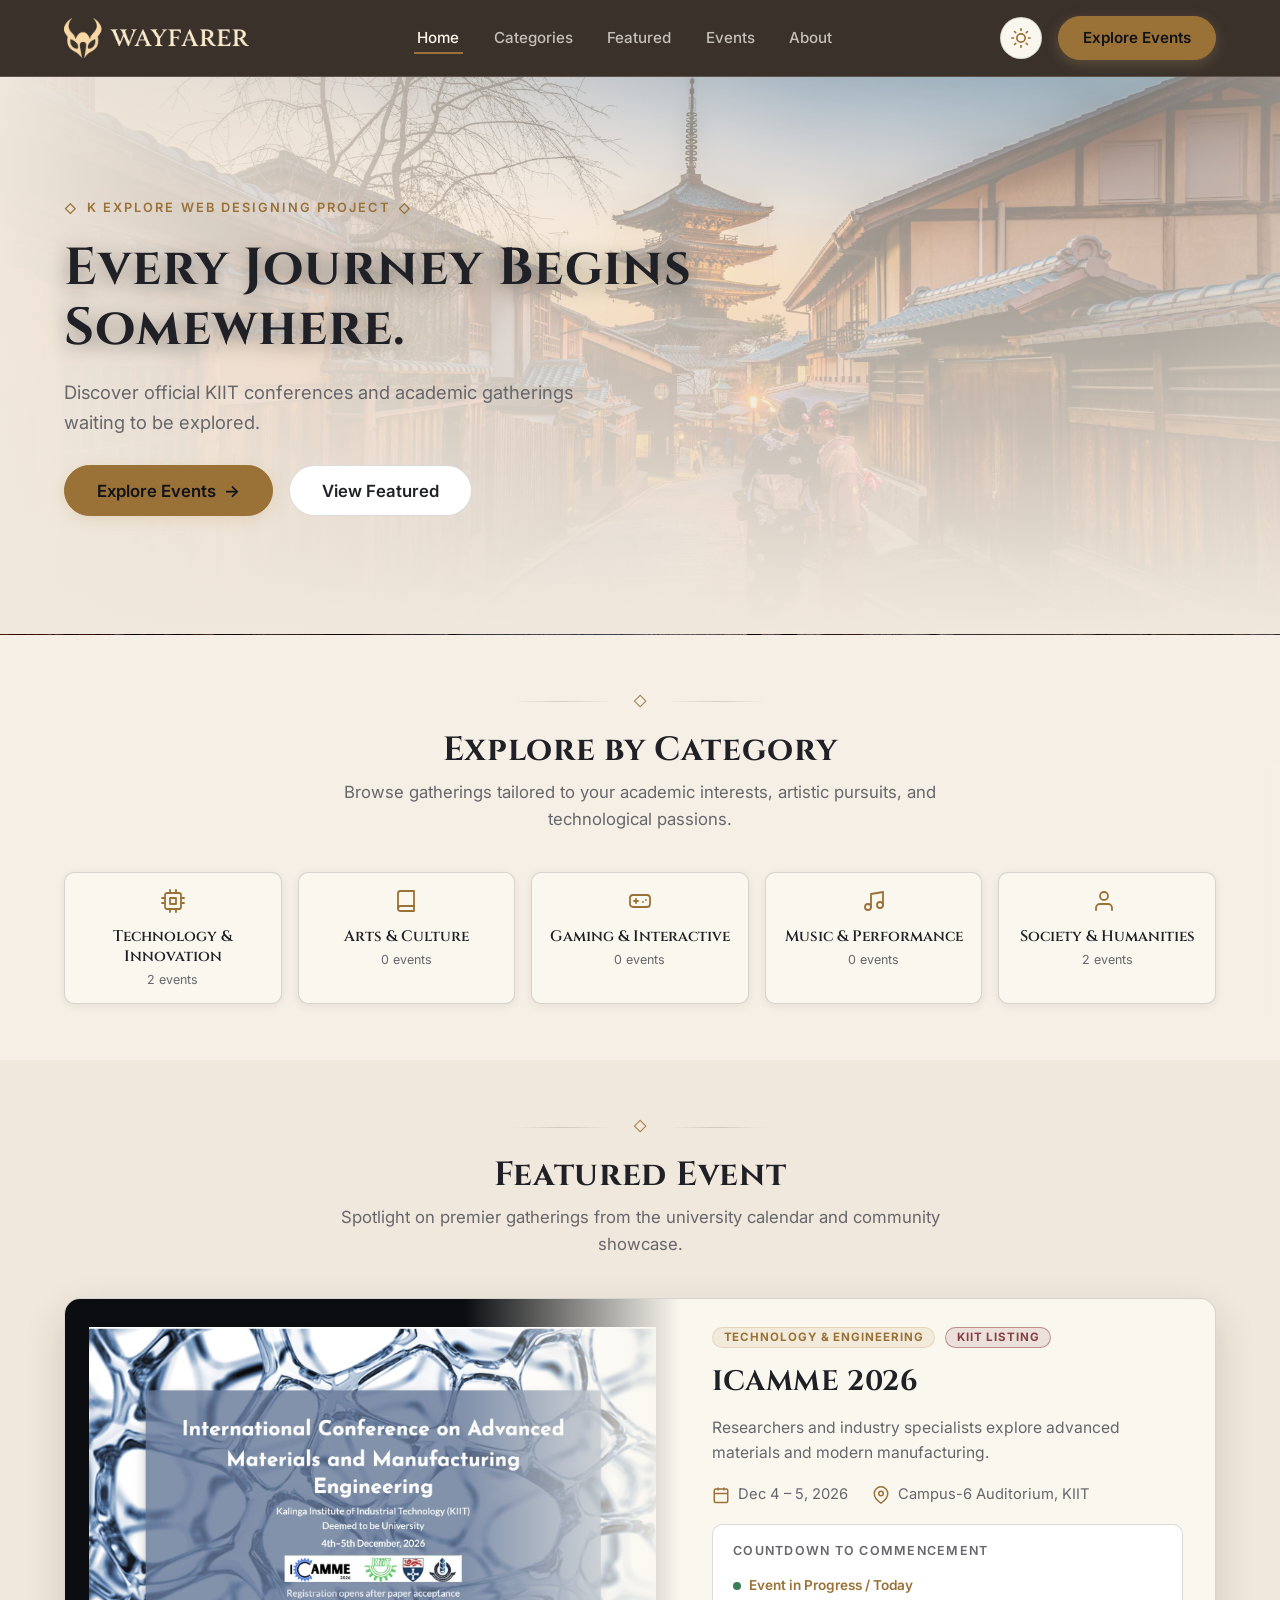
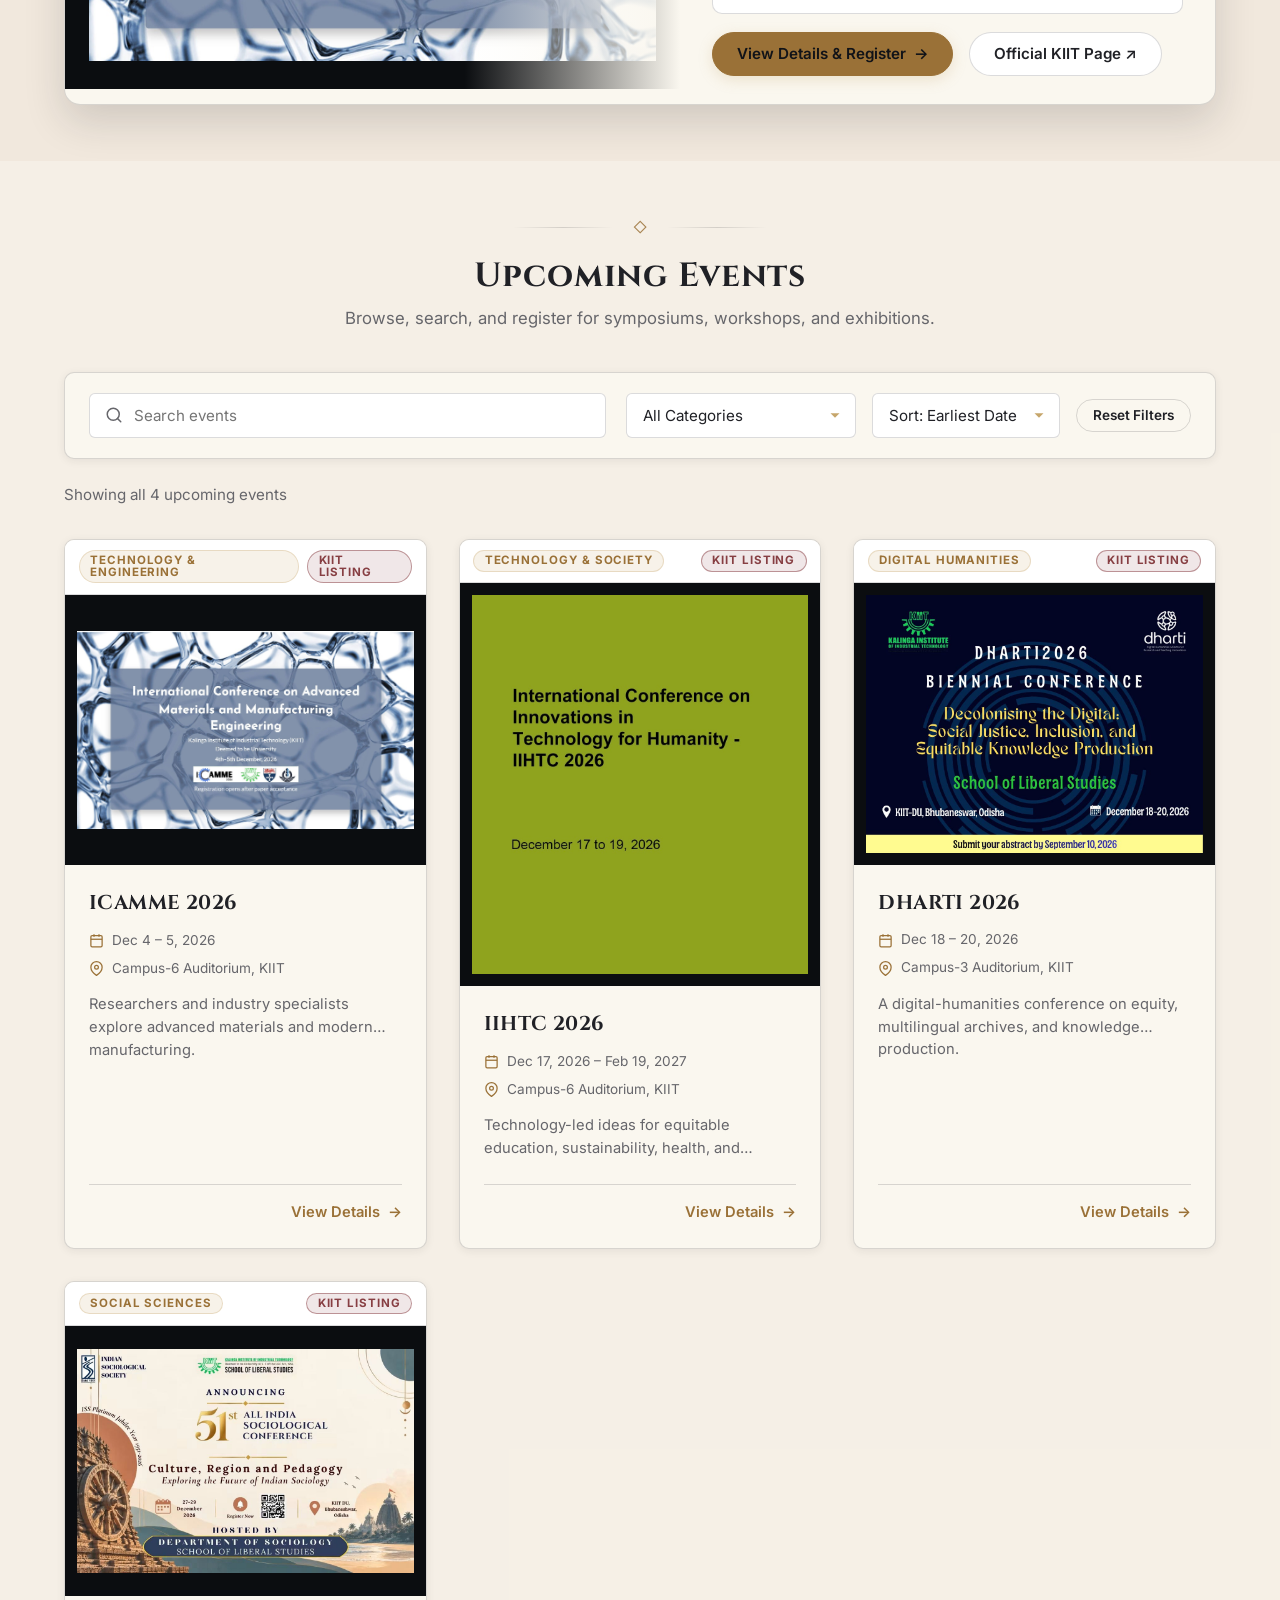
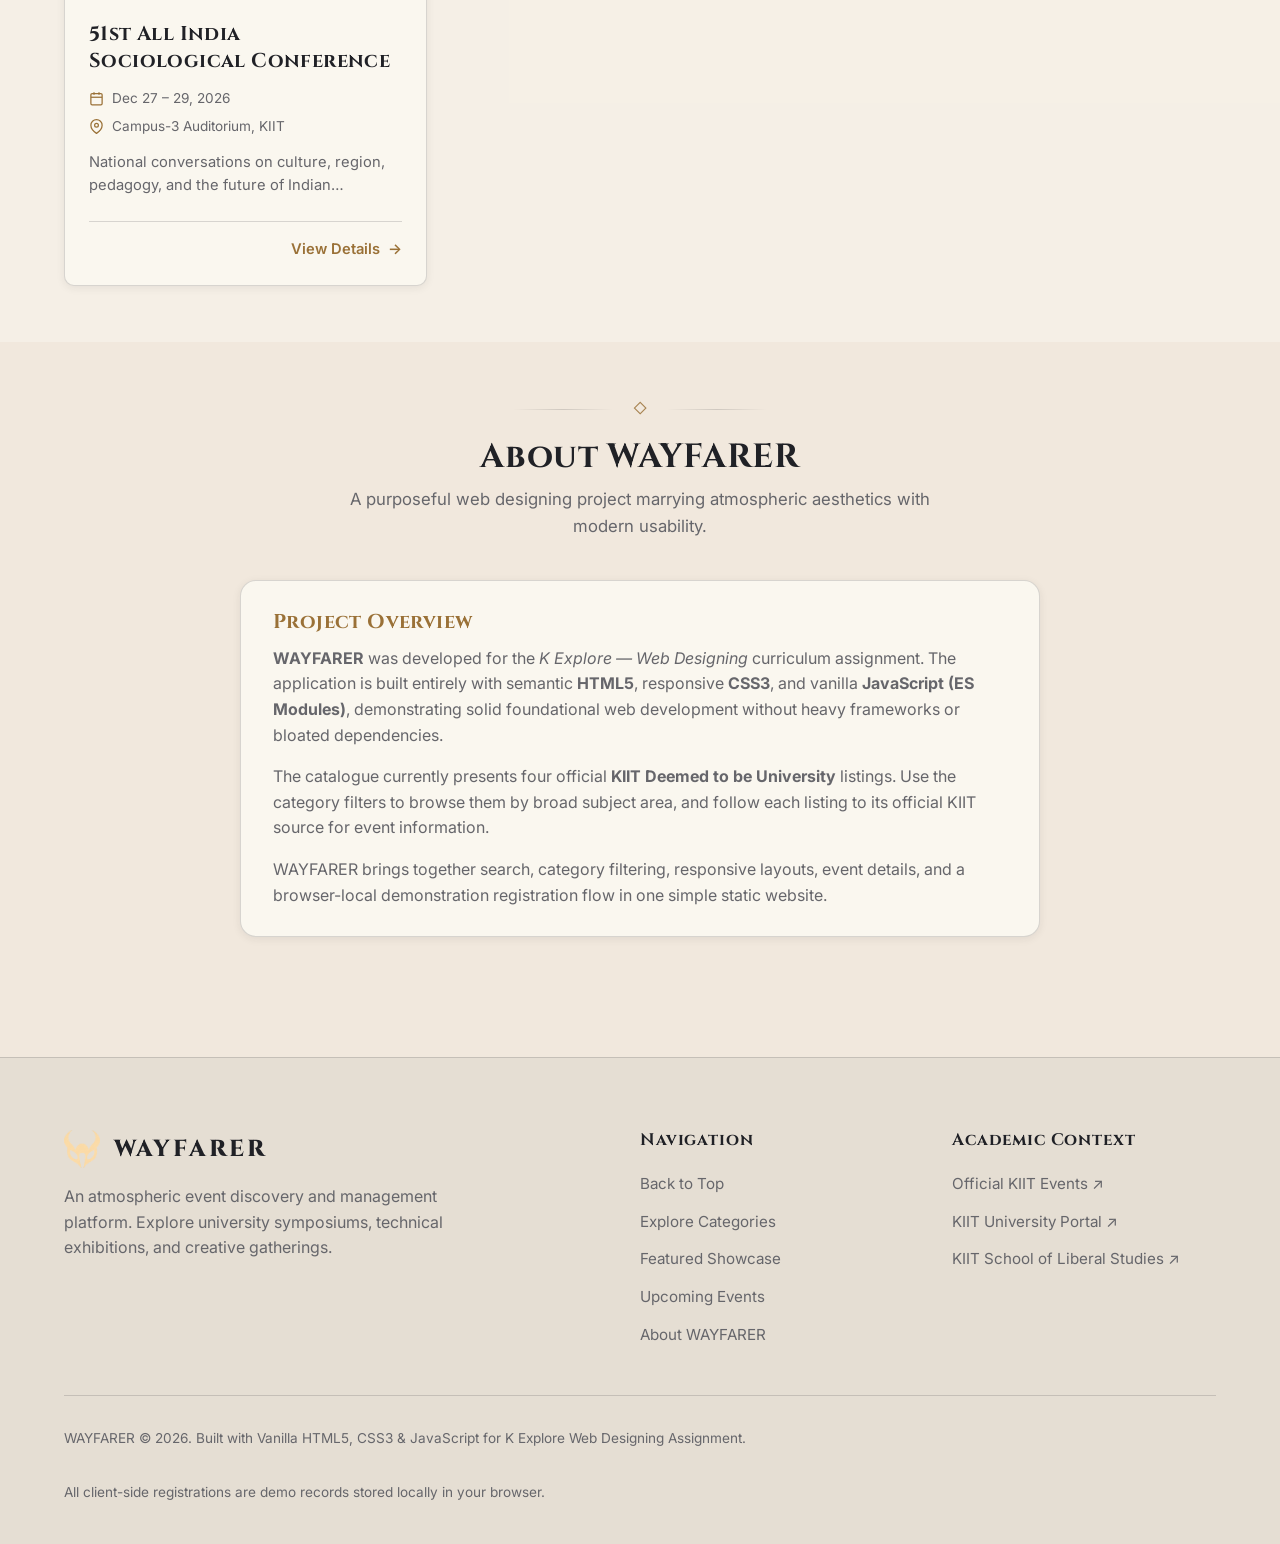
<file: index.html>
<!DOCTYPE html>
<html lang="en" data-theme="light">
<head>
  <meta charset="UTF-8">
  <meta name="viewport" content="width=device-width, initial-scale=1.0">
  <meta name="description" content="WAYFARER — Atmospheric event discovery and management platform. Explore upcoming KIIT academic conferences and curated creative culture events.">
  <title>WAYFARER — Every Journey Begins Somewhere</title>

  <!-- Favicon / Tab View Icon (Mask Emblem) -->
  <link rel="icon" type="image/png" href="assets/images/ui/favicon.png">
  <link rel="apple-touch-icon" href="assets/images/ui/logo-mask.png">

  <!-- Stylesheets -->
  <link rel="stylesheet" href="css/base.css">
  <link rel="stylesheet" href="css/layout.css">
  <link rel="stylesheet" href="css/components.css">
  <link rel="stylesheet" href="css/responsive.css">

  <!-- Application Entry Point -->
  <script type="module" src="js/pages/home.js"></script>
</head>
<body id="top">
  <!-- Accessibility Skip Navigation -->
  <a href="#mainContent" class="skip-link">Skip to main content</a>

  <!-- Global Site Header -->
  <header class="site-header" role="banner">
    <div class="container header-container">
      <!-- Approved WAYFARER full logo; emblem remains in compact views. -->
      <a href="index.html" class="brand" aria-label="WAYFARER Homepage">
        <img src="assets/images/ui/logo-full.png" alt="WAYFARER" class="brand-full" />
        <img src="assets/images/ui/logo-mask.png" alt="" class="brand-mask brand-mask-compact" width="36" height="38" />
      </a>

      <!-- Primary Navigation Menu -->
      <nav class="primary-nav" id="primaryNav" aria-label="Main Navigation">
        <ul class="nav-list">
          <li><a href="#top" class="nav-link active">Home</a></li>
          <li><a href="#categoriesSection" class="nav-link">Categories</a></li>
          <li><a href="#featuredSection" class="nav-link">Featured</a></li>
          <li><a href="#eventsSection" class="nav-link">Events</a></li>
          <li><a href="#aboutSection" class="nav-link">About</a></li>
        </ul>
        <div class="mobile-cta-wrap hidden">
          <a href="#eventsSection" class="btn btn-primary">Explore Events</a>
        </div>
      </nav>

      <!-- Header Action Controls -->
      <div class="header-actions">
        <!-- Theme Toggle Button (Bonus BR-01) -->
        <button 
          type="button" 
          class="theme-toggle" 
          aria-label="Switch to Light Parchment Theme" 
          aria-pressed="false"
          title="Toggle Theme"
        >
          <!-- Sun Icon (shown in light mode) -->
          <svg class="icon-sun" width="20" height="20" viewBox="0 0 24 24" fill="none" stroke="currentColor" stroke-width="2" stroke-linecap="round" stroke-linejoin="round" aria-hidden="true">
            <circle cx="12" cy="12" r="5"/>
            <line x1="12" y1="1" x2="12" y2="3"/>
            <line x1="12" y1="21" x2="12" y2="23"/>
            <line x1="4.22" y1="4.22" x2="5.64" y2="5.64"/>
            <line x1="18.36" y1="18.36" x2="19.78" y2="19.78"/>
            <line x1="1" y1="12" x2="3" y2="12"/>
            <line x1="21" y1="12" x2="23" y2="12"/>
            <line x1="4.22" y1="19.78" x2="5.64" y2="18.36"/>
            <line x1="18.36" y1="5.64" x2="19.78" y2="4.22"/>
          </svg>
          <!-- Moon Icon (shown in dark mode) -->
          <svg class="icon-moon" width="20" height="20" viewBox="0 0 24 24" fill="none" stroke="currentColor" stroke-width="2" stroke-linecap="round" stroke-linejoin="round" aria-hidden="true">
            <path d="M21 12.79A9 9 0 1 1 11.21 3 7 7 0 0 0 21 12.79z"/>
          </svg>
        </button>

        <!-- Desktop Action CTA -->
        <a href="#eventsSection" class="btn btn-primary">Explore Events</a>

        <!-- Mobile Nav Hamburger Toggle -->
        <button 
          type="button" 
          class="mobile-nav-toggle" 
          id="mobileNavToggle" 
          aria-label="Toggle navigation menu" 
          aria-expanded="false" 
          aria-controls="primaryNav"
        >
          <svg width="24" height="24" viewBox="0 0 24 24" fill="none" stroke="currentColor" stroke-width="2" stroke-linecap="round" stroke-linejoin="round" aria-hidden="true">
            <line x1="3" y1="12" x2="21" y2="12"/>
            <line x1="3" y1="6" x2="21" y2="6"/>
            <line x1="3" y1="18" x2="21" y2="18"/>
          </svg>
        </button>
      </div>
    </div>
  </header>

  <!-- Main Landmark -->
  <main id="mainContent">
    <!-- Hero Section -->
    <section class="hero-section" aria-labelledby="heroTitle">
      <div class="hero-overlay" aria-hidden="true"></div>
      <div class="container">
        <div class="hero-content">
          <div class="hero-kicker">K Explore Web Designing Project</div>
          <h1 id="heroTitle" class="hero-title">Every Journey Begins Somewhere.</h1>
          <p class="hero-subtitle">
            Discover official KIIT conferences and academic gatherings waiting to be explored.
          </p>
          <div class="hero-cta-group">
            <a href="#eventsSection" class="btn btn-primary btn-lg">
              <span>Explore Events</span>
              <span aria-hidden="true">→</span>
            </a>
            <a href="#featuredSection" class="btn btn-secondary btn-lg">
              <span>View Featured</span>
            </a>
          </div>
        </div>
      </div>
    </section>

    <!-- Categories Section -->
    <section id="categoriesSection" class="page-section" aria-labelledby="categoriesHeading">
      <div class="container">
        <div class="section-ornament" aria-hidden="true">
          <span class="ornament-line"></span>
          <span class="ornament-diamond">◇</span>
          <span class="ornament-line"></span>
        </div>
        <h2 id="categoriesHeading" class="section-title">Explore by Category</h2>
        <p class="section-subtitle">Browse gatherings tailored to your academic interests, artistic pursuits, and technological passions.</p>
        
        <!-- Category Tiles Grid (Populated dynamically by home.js) -->
        <div class="category-grid" id="categoryGrid">
          <!-- Dynamically generated category buttons -->
        </div>
      </div>
    </section>

    <!-- Featured Event Section -->
    <section id="featuredSection" class="page-section" aria-labelledby="featuredHeading">
      <div class="container">
        <div class="section-ornament" aria-hidden="true">
          <span class="ornament-line"></span>
          <span class="ornament-diamond">◇</span>
          <span class="ornament-line"></span>
        </div>
        <h2 id="featuredHeading" class="section-title">Featured Event</h2>
        <p class="section-subtitle">Spotlight on premier gatherings from the university calendar and community showcase.</p>

        <!-- Featured Event Card (Populated dynamically by home.js) -->
        <div id="featuredEventContent">
          <!-- Dynamically generated featured showcase card with countdown -->
        </div>
      </div>
    </section>

    <!-- Events Catalogue & Discovery Section -->
    <section id="eventsSection" class="page-section" aria-labelledby="eventsHeading">
      <div class="container">
        <div class="section-ornament" aria-hidden="true">
          <span class="ornament-line"></span>
          <span class="ornament-diamond">◇</span>
          <span class="ornament-line"></span>
        </div>
        <h2 id="eventsHeading" class="section-title">Upcoming Events</h2>
        <p class="section-subtitle">Browse, search, and register for symposiums, workshops, and exhibitions.</p>

        <!-- Search, Filter & Sort Toolbar -->
        <div class="discovery-toolbar" role="search" aria-label="Event search and filter controls">
          <!-- Search Box -->
          <div class="search-box-wrap">
            <svg class="search-icon" width="18" height="18" viewBox="0 0 24 24" fill="none" stroke="currentColor" stroke-width="2" stroke-linecap="round" stroke-linejoin="round" aria-hidden="true">
              <circle cx="11" cy="11" r="8"/>
              <line x1="21" y1="21" x2="16.65" y2="16.65"/>
            </svg>
            <input 
              type="search" 
              id="searchInput" 
              class="search-input" 
              placeholder="Search events"
              aria-label="Search events"
            />
          </div>

          <!-- Category and Sort Dropdowns -->
          <div class="filter-controls-group">
            <select id="categorySelect" class="custom-select" aria-label="Filter events by category">
              <option value="all">All Categories</option>
              <!-- Options populated by JavaScript -->
            </select>

            <select id="sortSelect" class="custom-select" aria-label="Sort events">
              <option value="date-asc">Sort: Earliest Date</option>
              <option value="date-desc">Sort: Furthest Date</option>
              <option value="title-asc">Sort: Title (A – Z)</option>
            </select>

            <button type="button" id="resetFiltersBtn" class="btn btn-outline btn-sm">
              Reset Filters
            </button>
          </div>
        </div>

        <!-- Result Count Meta Bar -->
        <div class="results-meta-bar">
          <span id="resultsCount" aria-live="polite">Showing upcoming events</span>
        </div>

        <!-- Event Cards Grid (Populated dynamically by home.js) -->
        <div class="events-grid" id="eventsGrid" role="region" aria-label="Events Catalogue">
          <!-- Dynamic cards -->
        </div>

        <!-- Empty State (Shown when 0 events match) -->
        <div id="emptyState" class="empty-state-box hidden" role="status">
          <div class="empty-icon" aria-hidden="true">✦</div>
          <h3 class="empty-title">No Matching Events Found</h3>
          <p class="empty-desc">
            We couldn't find any events matching your current search term or category filter. Try clearing your filters or searching for different keywords.
          </p>
          <button type="button" class="btn btn-primary" onclick="document.querySelector('#resetFiltersBtn').click()">
            Reset All Filters
          </button>
        </div>
      </div>
    </section>

    <!-- About Section -->
    <section id="aboutSection" class="page-section" aria-labelledby="aboutHeading">
      <div class="container">
        <div class="section-ornament" aria-hidden="true">
          <span class="ornament-line"></span>
          <span class="ornament-diamond">◇</span>
          <span class="ornament-line"></span>
        </div>
        <h2 id="aboutHeading" class="section-title">About WAYFARER</h2>
        <p class="section-subtitle">A purposeful web designing project marrying atmospheric aesthetics with modern usability.</p>

        <div class="about-card">
          <h3>Project Overview</h3>
          <p>
            <strong>WAYFARER</strong> was developed for the <em>K Explore — Web Designing</em> curriculum assignment. The application is built entirely with semantic <strong>HTML5</strong>, responsive <strong>CSS3</strong>, and vanilla <strong>JavaScript (ES Modules)</strong>, demonstrating solid foundational web development without heavy frameworks or bloated dependencies.
          </p>
          <p>
            The catalogue currently presents four official <strong>KIIT Deemed to be University</strong> listings. Use the category filters to browse them by broad subject area, and follow each listing to its official KIIT source for event information.
          </p>
          <p>
            WAYFARER brings together search, category filtering, responsive layouts, event details, and a browser-local demonstration registration flow in one simple static website.
          </p>
        </div>
      </div>
    </section>
  </main>

  <!-- Global Footer -->
  <footer class="site-footer" role="contentinfo">
    <div class="container">
      <div class="footer-top">
        <div>
          <div class="brand">
            <img src="assets/images/ui/logo-mask.png" alt="" class="brand-mask" width="30" height="32" />
            <span class="brand-text">WAYFARER</span>
          </div>
          <p class="footer-brand-desc">
            An atmospheric event discovery and management platform. Explore university symposiums, technical exhibitions, and creative gatherings.
          </p>
        </div>

        <div>
          <h3 class="footer-heading">Navigation</h3>
          <ul class="footer-links">
            <li><a href="#top">Back to Top</a></li>
            <li><a href="#categoriesSection">Explore Categories</a></li>
            <li><a href="#featuredSection">Featured Showcase</a></li>
            <li><a href="#eventsSection">Upcoming Events</a></li>
            <li><a href="#aboutSection">About WAYFARER</a></li>
          </ul>
        </div>

        <div>
          <h3 class="footer-heading">Academic Context</h3>
          <ul class="footer-links">
            <li><a href="https://kiit.ac.in/events/" target="_blank" rel="noopener noreferrer">Official KIIT Events ↗</a></li>
            <li><a href="https://kiit.ac.in" target="_blank" rel="noopener noreferrer">KIIT University Portal ↗</a></li>
            <li><a href="https://ksol.kiit.ac.in" target="_blank" rel="noopener noreferrer">KIIT School of Liberal Studies ↗</a></li>
          </ul>
        </div>
      </div>

      <div class="footer-bottom">
        <p class="footer-notice">
          WAYFARER &copy; 2026. Built with Vanilla HTML5, CSS3 &amp; JavaScript for K Explore Web Designing Assignment.
        </p>
        <p class="footer-notice text-muted">
          All client-side registrations are demo records stored locally in your browser.
        </p>
      </div>
    </div>
  </footer>
</body>
</html>
</file>
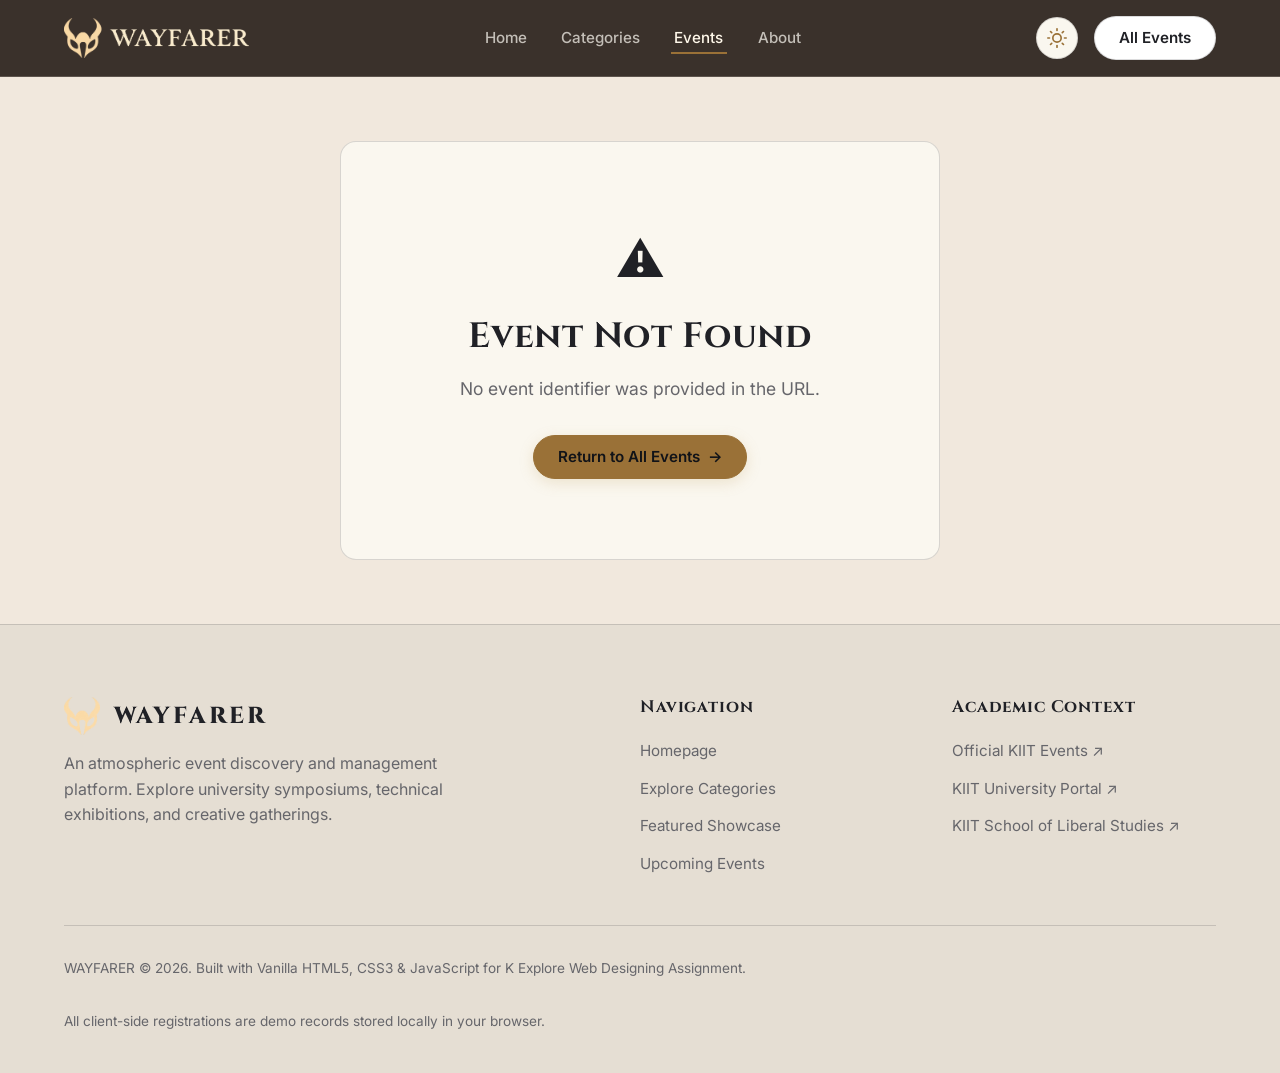
<file: event.html>
<!DOCTYPE html>
<html lang="en" data-theme="light">
<head>
  <meta charset="UTF-8">
  <meta name="viewport" content="width=device-width, initial-scale=1.0">
  <meta name="description" content="View event details and register for upcoming gatherings on WAYFARER.">
  <title>Event Details & Registration — WAYFARER</title>

  <!-- Favicon / Tab View Icon (Mask Emblem) -->
  <link rel="icon" type="image/png" href="assets/images/ui/favicon.png">
  <link rel="apple-touch-icon" href="assets/images/ui/logo-mask.png">

  <!-- Stylesheets -->
  <link rel="stylesheet" href="css/base.css">
  <link rel="stylesheet" href="css/layout.css">
  <link rel="stylesheet" href="css/components.css">
  <link rel="stylesheet" href="css/responsive.css">

  <!-- Application Entry Point -->
  <script type="module" src="js/pages/event-detail.js"></script>
</head>
<body id="top">
  <!-- Accessibility Skip Navigation -->
  <a href="#mainContent" class="skip-link">Skip to main content</a>

  <!-- Global Site Header -->
  <header class="site-header" role="banner">
    <div class="container header-container">
      <!-- Brand Logo / Wordmark (Full on Desktop, Only Mask View on Tab View) -->
      <a href="index.html" class="brand" aria-label="WAYFARER Homepage">
        <img src="assets/images/ui/logo-full.png" alt="WAYFARER" class="brand-full" />
        <img src="assets/images/ui/logo-mask.png" alt="" class="brand-mask brand-mask-compact" width="36" height="38" />
      </a>

      <!-- Primary Navigation Menu -->
      <nav class="primary-nav" id="primaryNav" aria-label="Main Navigation">
        <ul class="nav-list">
          <li><a href="index.html" class="nav-link">Home</a></li>
          <li><a href="index.html#categoriesSection" class="nav-link">Categories</a></li>
          <li><a href="index.html#eventsSection" class="nav-link active">Events</a></li>
          <li><a href="index.html#aboutSection" class="nav-link">About</a></li>
        </ul>
        <div class="mobile-cta-wrap hidden">
          <a href="index.html#eventsSection" class="btn btn-primary">Browse Catalogue</a>
        </div>
      </nav>

      <!-- Header Action Controls -->
      <div class="header-actions">
        <!-- Theme Toggle Button (Bonus BR-01) -->
        <button 
          type="button" 
          class="theme-toggle" 
          aria-label="Switch to Light Parchment Theme" 
          aria-pressed="false"
          title="Toggle Theme"
        >
          <svg class="icon-sun" width="20" height="20" viewBox="0 0 24 24" fill="none" stroke="currentColor" stroke-width="2" stroke-linecap="round" stroke-linejoin="round" aria-hidden="true">
            <circle cx="12" cy="12" r="5"/>
            <line x1="12" y1="1" x2="12" y2="3"/>
            <line x1="12" y1="21" x2="12" y2="23"/>
            <line x1="4.22" y1="4.22" x2="5.64" y2="5.64"/>
            <line x1="18.36" y1="18.36" x2="19.78" y2="19.78"/>
            <line x1="1" y1="12" x2="3" y2="12"/>
            <line x1="21" y1="12" x2="23" y2="12"/>
            <line x1="4.22" y1="19.78" x2="5.64" y2="18.36"/>
            <line x1="18.36" y1="5.64" x2="19.78" y2="4.22"/>
          </svg>
          <svg class="icon-moon" width="20" height="20" viewBox="0 0 24 24" fill="none" stroke="currentColor" stroke-width="2" stroke-linecap="round" stroke-linejoin="round" aria-hidden="true">
            <path d="M21 12.79A9 9 0 1 1 11.21 3 7 7 0 0 0 21 12.79z"/>
          </svg>
        </button>

        <a href="index.html#eventsSection" class="btn btn-secondary">All Events</a>

        <!-- Mobile Nav Hamburger Toggle -->
        <button 
          type="button" 
          class="mobile-nav-toggle" 
          id="mobileNavToggle" 
          aria-label="Toggle navigation menu" 
          aria-expanded="false" 
          aria-controls="primaryNav"
        >
          <svg width="24" height="24" viewBox="0 0 24 24" fill="none" stroke="currentColor" stroke-width="2" stroke-linecap="round" stroke-linejoin="round" aria-hidden="true">
            <line x1="3" y1="12" x2="21" y2="12"/>
            <line x1="3" y1="6" x2="21" y2="6"/>
            <line x1="3" y1="18" x2="21" y2="18"/>
          </svg>
        </button>
      </div>
    </div>
  </header>

  <!-- Main Content Landmark -->
  <main id="mainContent" class="container">
    <!-- Dynamic Event Detail View Container (Populated by js/pages/event-detail.js) -->
    <div id="eventDetailContainer">
      <!-- Loading skeleton or populated event view -->
    </div>

    <!-- Registration Section -->
    <section id="registrationSection" class="page-section" aria-labelledby="registrationHeading">
      <div class="registration-container">
        <!-- Registration Form Card -->
        <div class="registration-card">
          <div class="form-header">
            <span class="badge badge-category" style="margin-bottom: 0.75rem;">Participant Registration</span>
            <h2 id="registrationHeading" class="form-title">Reserve Your Spot</h2>
            <p class="form-event-target" id="selectedEventName">Loading event title...</p>
          </div>

          <form id="registrationForm" novalidate>
            <!-- Hidden Selected Event ID -->
            <input type="hidden" id="eventId" name="eventId" value="" />

            <!-- Participant Name Field -->
            <div class="form-group">
              <label for="participantName" class="form-label">
                Full Name <span class="required" aria-hidden="true">*</span>
              </label>
              <input 
                type="text" 
                id="participantName" 
                name="participantName" 
                class="form-control" 
                placeholder="e.g. Alex Morgan"
                autocomplete="name"
                required
                aria-describedby="participantNameError"
              />
              <span id="participantNameError" class="form-error-msg hidden" role="alert"></span>
            </div>

            <!-- Email Address Field -->
            <div class="form-group">
              <label for="email" class="form-label">
                Email Address <span class="required" aria-hidden="true">*</span>
              </label>
              <input 
                type="email" 
                id="email" 
                name="email" 
                class="form-control" 
                placeholder="e.g. alex@example.com"
                autocomplete="email"
                required
                aria-describedby="emailError"
              />
              <span id="emailError" class="form-error-msg hidden" role="alert"></span>
            </div>

            <!-- Phone Number Field -->
            <div class="form-group">
              <label for="phone" class="form-label">
                Phone Number <span class="required" aria-hidden="true">*</span>
              </label>
              <input 
                type="tel" 
                id="phone" 
                name="phone" 
                class="form-control" 
                placeholder="e.g. +91 98765 43210"
                autocomplete="tel"
                required
                aria-describedby="phoneError"
              />
              <span id="phoneError" class="form-error-msg hidden" role="alert"></span>
            </div>

            <!-- Submit Button with duplicate click guard -->
            <div class="form-submit-row">
              <button type="submit" class="btn btn-primary btn-lg btn-block" id="submitRegBtn">
                <span>Complete Registration</span>
                <span aria-hidden="true">→</span>
              </button>
            </div>

            <!-- Honest Demonstration Notice -->
            <p class="form-privacy-disclaimer">
              <strong>College Assignment Demo:</strong> Registrations are persisted locally in your browser's Local Storage for project assessment. No external email or notification will be transmitted.
            </p>
          </form>

          <!-- Success Confirmation Panel (Rendered dynamically by registration.js) -->
          <div id="registrationConfirmation" class="hidden"></div>
        </div>
      </div>
    </section>
  </main>

  <!-- Global Footer -->
  <footer class="site-footer" role="contentinfo">
    <div class="container">
      <div class="footer-top">
        <div>
          <div class="brand">
            <img src="assets/images/ui/logo-mask.png" alt="" class="brand-mask" width="30" height="32" />
            <span class="brand-text">WAYFARER</span>
          </div>
          <p class="footer-brand-desc">
            An atmospheric event discovery and management platform. Explore university symposiums, technical exhibitions, and creative gatherings.
          </p>
        </div>

        <div>
          <h3 class="footer-heading">Navigation</h3>
          <ul class="footer-links">
            <li><a href="index.html">Homepage</a></li>
            <li><a href="index.html#categoriesSection">Explore Categories</a></li>
            <li><a href="index.html#featuredSection">Featured Showcase</a></li>
            <li><a href="index.html#eventsSection">Upcoming Events</a></li>
          </ul>
        </div>

        <div>
          <h3 class="footer-heading">Academic Context</h3>
          <ul class="footer-links">
            <li><a href="https://kiit.ac.in/events/" target="_blank" rel="noopener noreferrer">Official KIIT Events ↗</a></li>
            <li><a href="https://kiit.ac.in" target="_blank" rel="noopener noreferrer">KIIT University Portal ↗</a></li>
            <li><a href="https://ksol.kiit.ac.in" target="_blank" rel="noopener noreferrer">KIIT School of Liberal Studies ↗</a></li>
          </ul>
        </div>
      </div>

      <div class="footer-bottom">
        <p class="footer-notice">
          WAYFARER &copy; 2026. Built with Vanilla HTML5, CSS3 &amp; JavaScript for K Explore Web Designing Assignment.
        </p>
        <p class="footer-notice text-muted">
          All client-side registrations are demo records stored locally in your browser.
        </p>
      </div>
    </div>
  </footer>
</body>
</html>
</file>
<file: css/base.css>
/**
 * WAYFARER - Base CSS & Design Tokens
 * 
 * Defines CSS custom properties for Dark (default) and Light (parchment) themes,
 * typography hierarchy, resets, accessibility focus states, and ornamental elements.
 */

@import url('https://fonts.googleapis.com/css2?family=Cinzel:wght@500;600;700;800&family=Inter:wght@300;400;500;600;700&display=swap');

:root {
  /* Dark Theme (Default) Tokens */
  --color-bg: #111318;
  --color-surface: #191D24;
  --color-surface-raised: #202630;
  --color-surface-card: rgba(25, 29, 36, 0.85);
  --color-text: #E8E1D2;
  --color-text-muted: #A5A5A7;
  --color-accent: #C6A66B;
  --color-accent-hover: #D8B981;
  --color-accent-secondary: #873F43;
  --color-border: rgba(232, 225, 210, 0.16);
  --color-border-glow: rgba(198, 166, 107, 0.35);
  --color-overlay: rgba(5, 8, 12, 0.72);
  --color-overlay-subtle: rgba(5, 8, 12, 0.4);
  --color-success: #6FA88A;
  --color-error: #D97979;

  --hero-bg-image: url('../assets/images/ui/hero-bg-dark.jpg');

  /* Typography */
  --font-heading: 'Cinzel', 'Playfair Display', 'Cormorant Garamond', Georgia, serif;
  --font-body: 'Inter', -apple-system, BlinkMacSystemFont, 'Segoe UI', Roboto, sans-serif;

  /* Spacing */
  --container-max-width: 1200px;
  --radius-sm: 6px;
  --radius-md: 10px;
  --radius-lg: 16px;
  --radius-full: 9999px;

  /* Shadows */
  --shadow-sm: 0 2px 8px rgba(0, 0, 0, 0.25);
  --shadow-md: 0 8px 24px rgba(0, 0, 0, 0.35);
  --shadow-lg: 0 16px 40px rgba(0, 0, 0, 0.5);
  --shadow-gold: 0 0 20px rgba(198, 166, 107, 0.2);

  /* Transitions */
  --transition-fast: 0.18s ease;
  --transition-normal: 0.28s ease;
}

/* Light Theme (Warm Parchment Companion) */
[data-theme="light"] {
  --color-bg: #F1E8DD;
  --color-surface: #FAF7EF;
  --color-surface-raised: #FFFFFF;
  --color-surface-card: rgba(250, 247, 239, 0.92);
  --color-text: #202126;
  --color-text-muted: #66666B;
  --color-accent: #9A7137;
  --color-accent-hover: #805B2A;
  --color-accent-secondary: #873F43;
  --color-border: rgba(32, 33, 38, 0.16);
  --color-border-glow: rgba(154, 113, 55, 0.35);
  --color-overlay: rgba(241, 232, 221, 0.82);
  --color-overlay-subtle: rgba(241, 232, 221, 0.5);
  --color-success: #3B7D58;
  --color-error: #B84A4A;

  --hero-bg-image: url('../assets/images/ui/hero-bg-light.jpg');

  --shadow-sm: 0 2px 8px rgba(32, 33, 38, 0.08);
  --shadow-md: 0 8px 24px rgba(32, 33, 38, 0.12);
  --shadow-lg: 0 16px 40px rgba(32, 33, 38, 0.16);
  --shadow-gold: 0 0 20px rgba(154, 113, 55, 0.18);
}

/* Base Reset & Box Sizing */
*, *::before, *::after {
  box-sizing: border-box;
  margin: 0;
  padding: 0;
}

html {
  font-size: 16px;
  scroll-behavior: smooth;
  -webkit-text-size-adjust: 100%;
}

body {
  min-height: 100vh;
  background-color: var(--color-bg);
  color: var(--color-text);
  font-family: var(--font-body);
  font-size: 1rem;
  line-height: 1.6;
  transition: background-color var(--transition-normal), color var(--transition-normal);
  overflow-x: hidden;
}

/* Typography Hierarchy */
h1, h2, h3, h4, h5, h6 {
  font-family: var(--font-heading);
  color: var(--color-text);
  font-weight: 700;
  letter-spacing: 0.02em;
  line-height: 1.25;
}

p {
  margin-bottom: 1rem;
}

p:last-child {
  margin-bottom: 0;
}

a {
  color: inherit;
  text-decoration: none;
  transition: color var(--transition-fast);
}

a:hover {
  color: var(--color-accent);
}

img {
  max-width: 100%;
  height: auto;
  display: block;
}

button, input, select, textarea {
  font-family: inherit;
  font-size: 1rem;
  color: inherit;
}

/* Focus Visibility for Accessibility */
:focus-visible {
  outline: 2px solid var(--color-accent);
  outline-offset: 3px;
}

/* Skip to Content for Screen Readers (Positioned securely offscreen when idle) */
.skip-link {
  position: absolute;
  top: -9999px;
  left: 1rem;
  background: var(--color-accent);
  color: #111318;
  padding: 0.5rem 1rem;
  font-weight: 600;
  z-index: 1000;
  border-radius: var(--radius-sm);
  transition: transform 0.2s ease;
  transform: translateY(-200%);
}

.skip-link:focus {
  top: 1rem;
  transform: translateY(0);
}

/* Container */
.container {
  width: 100%;
  max-width: var(--container-max-width);
  margin-left: auto;
  margin-right: auto;
  padding-left: 1.5rem;
  padding-right: 1.5rem;
}

/* Ornamental Section Header */
.section-ornament {
  display: flex;
  align-items: center;
  justify-content: center;
  gap: 1.25rem;
  margin-bottom: 1rem;
}

.ornament-line {
  flex: 1;
  max-width: 100px;
  height: 1px;
  background: linear-gradient(90deg, transparent, var(--color-border), transparent);
}

.ornament-diamond {
  color: var(--color-accent);
  font-size: 0.85rem;
  opacity: 0.85;
  user-select: none;
}

.section-title {
  font-size: 2.1rem;
  text-align: center;
  color: var(--color-text);
  margin-bottom: 0.5rem;
}

.section-subtitle {
  text-align: center;
  color: var(--color-text-muted);
  font-size: 1.05rem;
  max-width: 600px;
  margin: 0 auto 2.5rem auto;
}

/* Utilities */
.hidden {
  display: none !important;
}

.text-accent {
  color: var(--color-accent) !important;
}

.text-muted {
  color: var(--color-text-muted) !important;
}

.link-gold {
  color: var(--color-accent);
  font-weight: 600;
  text-decoration: underline;
  text-underline-offset: 4px;
}

.link-gold:hover {
  color: var(--color-accent-hover);
}

.code-font {
  font-family: 'Consolas', 'Monaco', monospace;
  letter-spacing: 0.05em;
}

/* Respect Reduced Motion */
@media (prefers-reduced-motion: reduce) {
  *, *::before, *::after {
    animation-duration: 0.01ms !important;
    animation-iteration-count: 1 !important;
    transition-duration: 0.01ms !important;
    scroll-behavior: auto !important;
  }
}
</file>
<file: css/layout.css>
/**
 * WAYFARER - Layout Styles (`css/layout.css`)
 * 
 * Header, Hero, Sections, Grid systems, and Footer.
 */

/* Header & Site Navigation */
.site-header {
  position: sticky;
  top: 0;
  z-index: 100;
  background-color: rgba(17, 19, 24, 0.88);
  backdrop-filter: blur(12px);
  -webkit-backdrop-filter: blur(12px);
  border-bottom: 1px solid var(--color-border);
  transition: background-color var(--transition-normal), border-color var(--transition-normal);
}

[data-theme="light"] .site-header {
  background-color: rgba(52, 43, 38, 0.97);
  border-bottom-color: rgba(232, 225, 210, 0.2);
}

[data-theme="light"] .site-header .nav-link,
[data-theme="light"] .site-header .brand-text {
  color: rgba(250, 247, 239, 0.72);
}

[data-theme="light"] .site-header .nav-link:hover,
[data-theme="light"] .site-header .nav-link.active {
  color: #fff8ea;
}

.header-container {
  display: flex;
  align-items: center;
  justify-content: space-between;
  height: 4.75rem;
}

/* Brand Wordmark & Official Mask */
.brand {
  display: flex;
  align-items: center;
  gap: 0.85rem;
  text-decoration: none;
}

.brand-mask {
  width: 36px;
  height: 38px;
  object-fit: contain;
  display: block;
  flex-shrink: 0;
  transition: transform var(--transition-fast);
}

.brand-full {
  display: block;
  width: 185px;
  height: 42px;
  object-fit: contain;
  object-position: left center;
}

.brand-mask-compact {
  display: none;
}

.brand:hover .brand-mask {
  transform: scale(1.06);
}

/* Keep the gold emblem on the dark navigation header */
[data-theme="light"] .site-header .brand-mask-compact {
    content: url("../assets/images/ui/logo-mask.png");
}

.brand-text {
  font-family: var(--font-heading);
  font-size: 1.45rem;
  font-weight: 800;
  letter-spacing: 0.12em;
  color: var(--color-text);
  transition: color var(--transition-fast);
}

/* Navigation Links */
.primary-nav {
  display: flex;
  align-items: center;
  gap: 2rem;
}

.nav-list {
  display: flex;
  align-items: center;
  list-style: none;
  gap: 1.75rem;
}

.nav-link {
  font-size: 0.95rem;
  font-weight: 500;
  color: var(--color-text-muted);
  padding: 0.4rem 0.2rem;
  position: relative;
}

.nav-link:hover,
.nav-link.active {
  color: var(--color-text);
}

.nav-link::after {
  content: '';
  position: absolute;
  bottom: 0;
  left: 0;
  width: 0%;
  height: 2px;
  background-color: var(--color-accent);
  transition: width var(--transition-fast);
}

.nav-link:hover::after,
.nav-link.active::after {
  width: 100%;
}

/* Header Action Controls */
.header-actions {
  display: flex;
  align-items: center;
  gap: 1rem;
}

/* Mobile Nav Toggle */
.mobile-nav-toggle {
  display: none;
  background: none;
  border: 1px solid var(--color-border);
  color: var(--color-text);
  padding: 0.5rem;
  border-radius: var(--radius-sm);
  cursor: pointer;
  align-items: center;
  justify-content: center;
}
/* Improve hamburger visibility in light theme */
[data-theme="light"] .site-header .mobile-nav-toggle {
  color: #E8C98D;
  border-color: rgba(232, 201, 141, 0.45);
}

[data-theme="light"] .site-header .mobile-nav-toggle:hover {
  background-color: rgba(232, 201, 141, 0.10);
}

/* Hero Section */
.hero-section {
  position: relative;
  min-height: min(62vh, 620px);
  display: flex;
  align-items: center;
  padding: 4.25rem 0;
  background-image: linear-gradient(to bottom, var(--color-overlay-subtle), var(--color-bg)), var(--hero-bg-image);
  background-size: cover;
  background-position: center;
  background-repeat: no-repeat;
  border-bottom: 1px solid var(--color-border);
  transition: background-image var(--transition-normal);
}

.hero-overlay {
  position: absolute;
  inset: 0;
  background: radial-gradient(circle at 75% 30%, transparent 20%, var(--color-bg) 95%);
  pointer-events: none;
}

.hero-content {
  position: relative;
  z-index: 2;
  max-width: 680px;
}

.hero-kicker {
  display: inline-flex;
  align-items: center;
  gap: 0.5rem;
  font-size: 0.8rem;
  text-transform: uppercase;
  letter-spacing: 0.16em;
  color: var(--color-accent);
  font-weight: 600;
  margin-bottom: 1.25rem;
}

.hero-kicker::before,
.hero-kicker::after {
  content: '◇';
  font-size: 0.75rem;
}

.hero-title {
  font-size: clamp(2.25rem, 4.3vw, 3.25rem);
  font-weight: 700;
  line-height: 1.15;
  color: var(--color-text);
  margin-bottom: 1.25rem;
  text-shadow: 0 4px 20px rgba(0, 0, 0, 0.4);
}

.hero-subtitle {
  font-size: clamp(1rem, 1.6vw, 1.15rem);
  color: var(--color-text-muted);
  line-height: 1.6;
  margin-bottom: 1.75rem;
  max-width: 540px;
}

.hero-cta-group {
  display: flex;
  align-items: center;
  flex-wrap: wrap;
  gap: 1rem;
}

/* Page Section Spacing */
.page-section {
  padding: 3.5rem 0;
  position: relative;
}

.page-section:nth-of-type(even) {
  background-color: rgba(25, 29, 36, 0.3);
}

.about-card {
  max-width: 800px;
  margin: 0 auto;
  padding: 1.75rem 2rem;
  text-align: left;
  background: var(--color-surface);
  border: 1px solid var(--color-border);
  border-radius: var(--radius-lg);
  box-shadow: var(--shadow-sm);
}

.about-card h3 {
  margin-bottom: 0.75rem;
  color: var(--color-accent);
  font-size: 1.25rem;
}

.about-card p {
  color: var(--color-text-muted);
  margin-bottom: 1rem;
}

.about-card p:last-child {
  margin-bottom: 0;
}

[data-theme="light"] .page-section:nth-of-type(even) {
  background-color: rgba(250, 247, 239, 0.5);
}

/* Category Grid */
.category-grid {
  display: grid;
  grid-template-columns: repeat(5, minmax(0, 1fr));
  gap: 1rem;
  margin-top: 1.5rem;
}

/* Events Grid */
.events-grid {
  display: grid;
  grid-template-columns: repeat(auto-fill, minmax(340px, 1fr));
  gap: 2rem;
  margin-top: 2rem;
}

/* Discovery Search and Filter Bar */
.discovery-toolbar {
  display: flex;
  flex-wrap: wrap;
  align-items: center;
  justify-content: space-between;
  gap: 1.25rem;
  background-color: var(--color-surface);
  border: 1px solid var(--color-border);
  padding: 1.25rem 1.5rem;
  border-radius: var(--radius-md);
  box-shadow: var(--shadow-sm);
  margin-bottom: 1.5rem;
}

.search-box-wrap {
  flex: 1 1 320px;
  position: relative;
}

.search-icon {
  position: absolute;
  left: 1rem;
  top: 50%;
  transform: translateY(-50%);
  color: var(--color-text-muted);
  pointer-events: none;
}

.search-input {
  width: 100%;
  padding: 0.75rem 1rem 0.75rem 2.75rem;
  background-color: var(--color-surface-raised);
  border: 1px solid var(--color-border);
  border-radius: var(--radius-sm);
  color: var(--color-text);
  font-size: 0.95rem;
  transition: border-color var(--transition-fast), box-shadow var(--transition-fast);
}

.search-input:focus {
  border-color: var(--color-accent);
  box-shadow: 0 0 0 3px rgba(198, 166, 107, 0.15);
}

.filter-controls-group {
  display: flex;
  align-items: center;
  flex-wrap: wrap;
  gap: 1rem;
}

.custom-select {
  padding: 0.75rem 2.25rem 0.75rem 1rem;
  background-color: var(--color-surface-raised);
  border: 1px solid var(--color-border);
  border-radius: var(--radius-sm);
  color: var(--color-text);
  font-size: 0.95rem;
  cursor: pointer;
  appearance: none;
  background-image: url("data:image/svg+xml,%3Csvg xmlns='http://www.w3.org/2000/svg' width='12' height='12' fill='%23C6A66B' viewBox='0 0 16 16'%3E%3Cpath d='M8 11.5l-6-6h12l-6 6z'/%3E%3C/svg%3E");
  background-repeat: no-repeat;
  background-position: right 0.85rem center;
  transition: border-color var(--transition-fast);
}

.custom-select:focus {
  border-color: var(--color-accent);
}

.results-meta-bar {
  display: flex;
  align-items: center;
  justify-content: space-between;
  margin-bottom: 1.5rem;
  font-size: 0.95rem;
  color: var(--color-text-muted);
}

/* Site Footer */
.site-footer {
  background-color: #0c0e12;
  border-top: 1px solid var(--color-border);
  padding: 4.5rem 0 2.5rem 0;
  color: var(--color-text-muted);
  margin-top: 4rem;
}

[data-theme="light"] .site-footer {
  background-color: #e5ded3;
}

.footer-top {
  display: grid;
  grid-template-columns: 2fr 1fr 1fr;
  gap: 3rem;
  padding-bottom: 3rem;
  border-bottom: 1px solid var(--color-border);
}

.footer-brand-desc {
  margin-top: 1rem;
  max-width: 380px;
  line-height: 1.6;
}

.footer-heading {
  font-family: var(--font-heading);
  font-size: 1.05rem;
  color: var(--color-text);
  margin-bottom: 1.25rem;
  letter-spacing: 0.05em;
}

.footer-links {
  list-style: none;
  display: flex;
  flex-direction: column;
  gap: 0.75rem;
}

.footer-links a {
  color: var(--color-text-muted);
  font-size: 0.95rem;
}

.footer-links a:hover {
  color: var(--color-accent);
}

.footer-bottom {
  padding-top: 2rem;
  display: flex;
  flex-wrap: wrap;
  align-items: center;
  justify-content: space-between;
  gap: 1rem;
  font-size: 0.85rem;
}

.footer-notice {
  color: var(--color-text-muted);
}
</file>
<file: css/components.css>
/**
 * WAYFARER - Component Styles (`css/components.css`)
 * 
 * Buttons, Badges, Category Tiles, Event Cards, Featured Showcase,
 * Countdown Timers, Registration Forms, and Confirmation Alerts.
 */

/* ==========================================================================
   Buttons
   ========================================================================== */
.btn {
  display: inline-flex;
  align-items: center;
  justify-content: center;
  gap: 0.5rem;
  padding: 0.75rem 1.5rem;
  font-family: var(--font-body);
  font-size: 0.95rem;
  font-weight: 600;
  line-height: 1.2;
  border-radius: var(--radius-full);
  border: 1px solid transparent;
  cursor: pointer;
  text-decoration: none;
  transition: all var(--transition-fast);
  white-space: nowrap;
}

.btn-primary {
  background-color: var(--color-accent);
  color: #111318;
  border-color: var(--color-accent);
  box-shadow: 0 4px 14px rgba(198, 166, 107, 0.25);
}

.btn-primary:hover {
  background-color: var(--color-accent-hover);
  border-color: var(--color-accent-hover);
  color: #111318;
  transform: translateY(-1px);
  box-shadow: 0 6px 18px rgba(198, 166, 107, 0.35);
}

.btn-primary:active {
  transform: translateY(0);
}

.btn-secondary {
  background-color: var(--color-surface-raised);
  color: var(--color-text);
  border-color: var(--color-border);
}

.btn-secondary:hover {
  background-color: var(--color-surface);
  border-color: var(--color-accent);
  color: var(--color-accent);
}

.btn-outline {
  background-color: transparent;
  color: var(--color-text);
  border-color: var(--color-border);
}

.btn-outline:hover {
  border-color: var(--color-accent);
  color: var(--color-accent);
}

.btn-sm {
  padding: 0.45rem 1rem;
  font-size: 0.85rem;
}

.btn-lg {
  padding: 0.9rem 2rem;
  font-size: 1.05rem;
}

.btn:disabled {
  opacity: 0.6;
  cursor: not-allowed;
  transform: none !important;
}

/* Spinner for submitting state */
.spinner {
  width: 1rem;
  height: 1rem;
  border: 2px solid rgba(17, 19, 24, 0.3);
  border-top-color: #111318;
  border-radius: 50%;
  animation: spin 0.8s linear infinite;
  display: inline-block;
}

@keyframes spin {
  to { transform: rotate(360deg); }
}

/* ==========================================================================
   Theme Toggle Control
   ========================================================================== */
.theme-toggle {
  width: 2.6rem;
  height: 2.6rem;
  border-radius: var(--radius-full);
  background-color: var(--color-surface);
  border: 1px solid var(--color-border);
  color: var(--color-accent);
  cursor: pointer;
  display: flex;
  align-items: center;
  justify-content: center;
  transition: all var(--transition-fast);
  position: relative;
}

.theme-toggle:hover {
  background-color: var(--color-surface-raised);
  border-color: var(--color-accent);
  transform: scale(1.05);
}

.theme-toggle .icon-sun,
.theme-toggle .icon-moon {
  position: absolute;
  transition: opacity var(--transition-fast), transform var(--transition-fast);
}

/* Show moon in dark theme, sun in light theme */
.theme-toggle .icon-sun {
  opacity: 0;
  transform: rotate(90deg) scale(0.5);
}

.theme-toggle .icon-moon {
  opacity: 1;
  transform: rotate(0deg) scale(1);
}

[data-theme="light"] .theme-toggle .icon-sun {
  opacity: 1;
  transform: rotate(0deg) scale(1);
}

[data-theme="light"] .theme-toggle .icon-moon {
  opacity: 0;
  transform: rotate(-90deg) scale(0.5);
}

/* ==========================================================================
   Badges
   ========================================================================== */
.badge {
  display: inline-flex;
  align-items: center;
  padding: 0.25rem 0.65rem;
  font-size: 0.72rem;
  font-weight: 700;
  letter-spacing: 0.08em;
  text-transform: uppercase;
  border-radius: var(--radius-full);
  line-height: 1;
}

.badge-category {
  background-color: rgba(198, 166, 107, 0.15);
  color: var(--color-accent);
  border: 1px solid rgba(198, 166, 107, 0.3);
}

.badge-kiit {
  background-color: rgba(135, 63, 67, 0.2);
  color: #ff9b9f;
  border: 1px solid rgba(135, 63, 67, 0.5);
}

[data-theme="light"] .badge-kiit {
  background-color: rgba(135, 63, 67, 0.12);
  color: #873f43;
}

.badge-concept {
  background-color: rgba(70, 95, 130, 0.2);
  color: #9cb5db;
  border: 1px solid rgba(70, 95, 130, 0.4);
}

[data-theme="light"] .badge-concept {
  background-color: rgba(70, 95, 130, 0.12);
  color: #3b5375;
}

/* ==========================================================================
   Category Tiles
   ========================================================================== */
.category-tile {
  background-color: var(--color-surface);
  border: 1px solid var(--color-border);
  border-radius: var(--radius-md);
  min-height: 124px;
  padding: 1rem;
  display: flex;
  flex-direction: column;
  align-items: center;
  text-align: center;
  cursor: pointer;
  transition: all var(--transition-normal);
  color: var(--color-text);
  box-shadow: var(--shadow-sm);
}

.category-tile:hover {
  background-color: var(--color-surface-raised);
  border-color: var(--color-accent);
  transform: translateY(-4px);
  box-shadow: var(--shadow-gold);
}

.category-icon {
  color: var(--color-accent);
  margin-bottom: 0.85rem;
  display: flex;
  align-items: center;
  justify-content: center;
  transition: transform var(--transition-fast);
}

.category-tile:hover .category-icon {
  transform: scale(1.1);
}

.category-label {
  font-family: var(--font-heading);
  font-size: 0.95rem;
  font-weight: 600;
  margin-bottom: 0.35rem;
  line-height: 1.3;
}

.category-count {
  font-size: 0.78rem;
  color: var(--color-text-muted);
}

/* ==========================================================================
   Featured Event Showcase Card
   ========================================================================== */
.featured-card {
  background-color: var(--color-surface);
  border: 1px solid var(--color-border);
  border-radius: var(--radius-lg);
  overflow: hidden;
  display: grid;
  grid-template-columns: 1.15fr 1fr;
  box-shadow: var(--shadow-lg);
  position: relative;
  transition: border-color var(--transition-normal);
}

.featured-card:hover {
  border-color: var(--color-border-glow);
}

.featured-image-wrap {
  position: relative;
  min-height: 300px;
  max-height: 390px;
  background-color: #0b0d10;
  display: flex;
  align-items: center;
  justify-content: center;
  overflow: hidden;
}

.featured-img {
  width: 100%;
  height: 100%;
  object-fit: cover;
  transition: transform 0.5s ease;
}

.featured-img.poster-fit {
  object-fit: contain;
  padding: 1.5rem;
}

.featured-card:hover .featured-img {
  transform: scale(1.02);
}

.featured-image-overlay {
  position: absolute;
  inset: 0;
  background: linear-gradient(to right, transparent 65%, var(--color-surface));
  pointer-events: none;
}

.featured-body {
  padding: 1.75rem 2rem;
  display: flex;
  flex-direction: column;
  justify-content: center;
}

.featured-top-meta {
  display: flex;
  align-items: center;
  gap: 0.65rem;
  margin-bottom: 1rem;
}

.featured-title {
  font-size: clamp(1.45rem, 2.2vw, 2rem);
  line-height: 1.25;
  margin-bottom: 1rem;
}

.featured-title a:hover {
  color: var(--color-accent);
}

.featured-desc {
  color: var(--color-text-muted);
  font-size: 0.98rem;
  line-height: 1.6;
  margin-bottom: 1.1rem;
}

.featured-meta-row {
  display: flex;
  flex-wrap: wrap;
  gap: 1.5rem;
  margin-bottom: 1.1rem;
  color: var(--color-text-muted);
  font-size: 0.92rem;
}

.meta-item {
  display: flex;
  align-items: center;
  gap: 0.5rem;
}

.meta-item svg {
  color: var(--color-accent);
  flex-shrink: 0;
}

.featured-countdown-wrap {
  background-color: var(--color-surface-raised);
  border: 1px solid var(--color-border);
  padding: 1rem 1.25rem;
  border-radius: var(--radius-md);
  margin-bottom: 1.1rem;
}

.countdown-title {
  font-size: 0.78rem;
  text-transform: uppercase;
  letter-spacing: 0.1em;
  color: var(--color-text-muted);
  margin-bottom: 0.65rem;
  font-weight: 600;
}

.featured-actions {
  display: flex;
  align-items: center;
  gap: 1rem;
  flex-wrap: wrap;
}

/* ==========================================================================
   Countdown Timer Grid
   ========================================================================== */
.countdown-grid {
  display: flex;
  align-items: center;
  gap: 0.75rem;
}

.countdown-unit {
  display: flex;
  flex-direction: column;
  align-items: center;
  min-width: 48px;
}

.countdown-num {
  font-family: var(--font-heading);
  font-size: 1.5rem;
  font-weight: 700;
  color: var(--color-accent);
  line-height: 1.1;
}

.countdown-lbl {
  font-size: 0.68rem;
  text-transform: uppercase;
  letter-spacing: 0.08em;
  color: var(--color-text-muted);
}

.countdown-sep {
  font-family: var(--font-heading);
  font-size: 1.3rem;
  color: var(--color-accent);
  opacity: 0.6;
  margin-top: -0.6rem;
}

.countdown-badge {
  display: inline-flex;
  align-items: center;
  gap: 0.5rem;
  font-size: 0.85rem;
  font-weight: 600;
  color: var(--color-accent);
}

.pulse-dot {
  width: 8px;
  height: 8px;
  background-color: var(--color-success);
  border-radius: 50%;
  box-shadow: 0 0 0 rgba(111, 168, 138, 0.4);
  animation: pulse 1.6s infinite;
}

@keyframes pulse {
  0% { box-shadow: 0 0 0 0 rgba(111, 168, 138, 0.7); }
  70% { box-shadow: 0 0 0 8px rgba(111, 168, 138, 0); }
  100% { box-shadow: 0 0 0 0 rgba(111, 168, 138, 0); }
}

/* ==========================================================================
   Event Cards
   ========================================================================== */
.event-card {
  background-color: var(--color-surface);
  border: 1px solid var(--color-border);
  border-radius: var(--radius-md);
  overflow: hidden;
  display: flex;
  flex-direction: column;
  box-shadow: var(--shadow-sm);
  transition: all var(--transition-normal);
  position: relative;
}

.event-card:hover {
  transform: translateY(-4px);
  border-color: var(--color-border-glow);
  box-shadow: var(--shadow-md);
}

.card-media {
  aspect-ratio: 4 / 3;
  background-color: #0b0d10;
  display: flex;
  align-items: center;
  justify-content: center;
}

.card-image-link {
  display: flex;
  width: 100%;
  height: 100%;
  align-items: center;
  justify-content: center;
}

.card-img {
  width: 100%;
  height: 100%;
  object-fit: contain;
  padding: 0.75rem;
}

.card-img.poster-fit {
  object-fit: contain;
  padding: 0.75rem;
}

.card-header {
  min-height: 43px;
  padding: 0.65rem 0.85rem;
  display: flex;
  align-items: center;
  justify-content: space-between;
  gap: 0.5rem;
  background: var(--color-surface-raised);
  border-bottom: 1px solid var(--color-border);
}

.card-content {
  padding: 1.5rem;
  display: flex;
  flex-direction: column;
  flex: 1;
}

.card-meta {
  display: flex;
  flex-direction: column;
  gap: 0.4rem;
  font-size: 0.85rem;
  color: var(--color-text-muted);
  margin-bottom: 0.85rem;
}

.card-title {
  font-size: 1.25rem;
  line-height: 1.35;
  margin-bottom: 0.85rem;
  font-weight: 700;
}

.card-title a {
  color: var(--color-text);
}

.card-title a:hover {
  color: var(--color-accent);
}

.card-desc {
  font-size: 0.92rem;
  color: var(--color-text-muted);
  line-height: 1.55;
  margin-bottom: 1.5rem;
  flex: 1;
  display: -webkit-box;
  -webkit-box-orient: vertical;
  -webkit-line-clamp: 2;
  overflow: hidden;
}

.card-footer {
  margin-top: auto;
  padding-top: 1rem;
  border-top: 1px solid var(--color-border);
  display: flex;
  align-items: center;
  justify-content: flex-end;
}

.card-cta {
  display: inline-flex;
  align-items: center;
  gap: 0.5rem;
  color: var(--color-accent);
  font-weight: 600;
  font-size: 0.92rem;
  transition: gap var(--transition-fast);
}

.card-cta:hover {
  color: var(--color-accent-hover);
  gap: 0.75rem;
}

/* ==========================================================================
   Empty State
   ========================================================================== */
.empty-state-box {
  background-color: var(--color-surface);
  border: 1px dashed var(--color-border);
  border-radius: var(--radius-lg);
  padding: 4rem 2rem;
  text-align: center;
  margin: 2rem 0;
}

.empty-icon {
  font-size: 2.5rem;
  color: var(--color-accent);
  margin-bottom: 1rem;
}

.empty-title {
  font-size: 1.5rem;
  margin-bottom: 0.5rem;
}

.empty-desc {
  color: var(--color-text-muted);
  max-width: 450px;
  margin: 0 auto 1.5rem auto;
}

/* ==========================================================================
   Event Detail Page Components
   ========================================================================== */
.detail-nav-bar {
  display: flex;
  align-items: center;
  justify-content: space-between;
  margin: 2.5rem 0 1.5rem 0;
  flex-wrap: wrap;
  gap: 1rem;
}

.back-link {
  display: inline-flex;
  align-items: center;
  gap: 0.5rem;
  color: var(--color-text-muted);
  font-weight: 500;
  font-size: 0.95rem;
}

.back-link:hover {
  color: var(--color-accent);
}

.detail-badges {
  display: flex;
  align-items: center;
  gap: 0.75rem;
}

.detail-hero-card {
  background-color: var(--color-surface);
  border: 1px solid var(--color-border);
  border-radius: var(--radius-lg);
  overflow: hidden;
  box-shadow: var(--shadow-lg);
  margin-bottom: 2.5rem;
}

.detail-banner-wrap {
  position: relative;
  max-height: 300px;
  min-height: 220px;
  background-color: #0c0e12;
  display: flex;
  align-items: center;
  justify-content: center;
  overflow: hidden;
}

.detail-banner-img {
  width: 100%;
  height: 100%;
  max-height: 300px;
  object-fit: cover;
}

.detail-banner-img.poster-fit {
  object-fit: contain;
  padding: 0.75rem;
}

.detail-banner-overlay {
  position: absolute;
  inset: 0;
  background: linear-gradient(to top, var(--color-surface) 5%, transparent 60%);
  pointer-events: none;
}

.detail-hero-content {
  padding: 1.75rem 2.25rem;
  position: relative;
  margin-top: -1.75rem;
  z-index: 2;
}

.detail-title {
  font-size: clamp(1.65rem, 2.6vw, 2.25rem);
  line-height: 1.2;
  margin-bottom: 1.25rem;
}

.detail-meta-list {
  display: grid;
  grid-template-columns: repeat(auto-fit, minmax(220px, 1fr));
  gap: 1rem;
  padding: 1rem 0;
  border-top: 1px solid var(--color-border);
  border-bottom: 1px solid var(--color-border);
  margin-bottom: 1.25rem;
}

.detail-meta-item {
  display: flex;
  align-items: flex-start;
  gap: 0.85rem;
}

.detail-meta-item svg {
  color: var(--color-accent);
  margin-top: 0.2rem;
  flex-shrink: 0;
}

.meta-label {
  display: block;
  font-size: 0.78rem;
  text-transform: uppercase;
  letter-spacing: 0.08em;
  color: var(--color-text-muted);
}

.meta-value {
  font-size: 1.05rem;
  color: var(--color-text);
}

.detail-banner-actions {
  display: flex;
  align-items: center;
  gap: 1.25rem;
  flex-wrap: wrap;
}

/* Detail Grid Layout */
.detail-layout-grid {
  display: grid;
  grid-template-columns: 2fr 1fr;
  gap: 3rem;
  margin-bottom: 4rem;
}

.detail-section {
  margin-bottom: 2.5rem;
}

.section-title-sm {
  font-size: 1.5rem;
  margin-bottom: 1rem;
  padding-bottom: 0.5rem;
  border-bottom: 1px solid var(--color-border);
}

.detail-narrative {
  font-size: 1.05rem;
  line-height: 1.75;
  color: var(--color-text);
}

/* Provenance Boxes */
.kiit-provenance-box,
.concept-provenance-box {
  background-color: var(--color-surface);
  border: 1px solid var(--color-border);
  border-left: 4px solid var(--color-accent-secondary);
  border-radius: var(--radius-md);
  padding: 1.5rem;
  margin-top: 2rem;
}

.concept-provenance-box {
  border-left-color: var(--color-accent);
}

.provenance-header {
  display: flex;
  align-items: center;
  gap: 0.65rem;
  margin-bottom: 0.75rem;
}

.provenance-header svg {
  color: var(--color-accent);
}

.provenance-header h3 {
  font-size: 1.15rem;
}

/* Detail Sidebar */
.detail-sidebar-card {
  background-color: var(--color-surface);
  border: 1px solid var(--color-border);
  border-radius: var(--radius-md);
  padding: 1.75rem;
  box-shadow: var(--shadow-sm);
  position: sticky;
  top: 6rem;
}

.sidebar-heading {
  font-size: 1.2rem;
  margin-bottom: 1.25rem;
  padding-bottom: 0.5rem;
  border-bottom: 1px solid var(--color-border);
}

.sidebar-fact-list {
  display: flex;
  flex-direction: column;
  gap: 1rem;
}

.sidebar-fact {
  display: flex;
  justify-content: space-between;
  align-items: center;
  font-size: 0.92rem;
}

.fact-label {
  color: var(--color-text-muted);
}

.fact-value {
  font-weight: 600;
  text-align: right;
}

.sidebar-divider {
  border: none;
  height: 1px;
  background-color: var(--color-border);
  margin: 1.5rem 0;
}

.sidebar-countdown-section {
  text-align: center;
}

.sidebar-countdown-label {
  font-size: 0.8rem;
  text-transform: uppercase;
  letter-spacing: 0.1em;
  color: var(--color-text-muted);
  margin-bottom: 0.85rem;
}

.detail-countdown-container .countdown-grid {
  justify-content: center;
}

/* ==========================================================================
   Not Found State
   ========================================================================== */
.not-found-card {
  background-color: var(--color-surface);
  border: 1px solid var(--color-border);
  border-radius: var(--radius-lg);
  padding: 5rem 2rem;
  text-align: center;
  margin: 4rem auto;
  max-width: 600px;
}

.not-found-icon {
  font-size: 3rem;
  margin-bottom: 1rem;
}

.not-found-title {
  font-size: 2.2rem;
  margin-bottom: 1rem;
}

.not-found-msg {
  color: var(--color-text-muted);
  font-size: 1.1rem;
  margin-bottom: 2rem;
}

/* ==========================================================================
   Registration Form & Confirmation
   ========================================================================== */
.registration-container {
  max-width: 640px;
  margin: 0 auto;
}

.registration-card {
  background-color: var(--color-surface);
  border: 1px solid var(--color-border);
  border-radius: var(--radius-lg);
  padding: 2rem;
  box-shadow: var(--shadow-lg);
}

.form-header {
  text-align: center;
  margin-bottom: 1.5rem;
}

.form-title {
  font-size: 1.9rem;
  margin-bottom: 0.5rem;
}

.form-event-target {
  color: var(--color-accent);
  font-size: 1rem;
  font-weight: 600;
}

.form-group {
  margin-bottom: 1rem;
}

.form-label {
  display: block;
  font-size: 0.92rem;
  font-weight: 600;
  margin-bottom: 0.5rem;
  color: var(--color-text);
}

.form-label .required {
  color: var(--color-error);
}

.form-control {
  width: 100%;
  padding: 0.85rem 1.25rem;
  background-color: var(--color-surface-raised);
  border: 1px solid var(--color-border);
  border-radius: var(--radius-sm);
  color: var(--color-text);
  font-size: 1rem;
  transition: all var(--transition-fast);
}

.form-control:focus {
  border-color: var(--color-accent);
  box-shadow: 0 0 0 3px rgba(198, 166, 107, 0.18);
}

.form-control.input-error {
  border-color: var(--color-error) !important;
  background-color: rgba(217, 121, 121, 0.05);
}

.form-error-msg {
  display: block;
  color: var(--color-error);
  font-size: 0.82rem;
  margin-top: 0.4rem;
  font-weight: 500;
}

.form-submit-row {
  margin-top: 1.25rem;
}

.btn-block {
  width: 100%;
}

.form-privacy-disclaimer {
  font-size: 0.82rem;
  color: var(--color-text-muted);
  text-align: center;
  margin-top: 0.9rem;
  line-height: 1.5;
}

/* Confirmation Card */
.confirmation-card {
  background-color: var(--color-surface);
  border: 1px solid var(--color-border);
  border-radius: var(--radius-lg);
  padding: 3rem;
  box-shadow: var(--shadow-lg);
  margin: 2rem auto;
  max-width: 720px;
}

.confirmation-header {
  display: flex;
  align-items: center;
  gap: 1.25rem;
  margin-bottom: 2rem;
  padding-bottom: 1.5rem;
  border-bottom: 1px solid var(--color-border);
}

.confirmation-icon {
  width: 3.5rem;
  height: 3.5rem;
  border-radius: var(--radius-full);
  background-color: rgba(111, 168, 138, 0.15);
  border: 2px solid var(--color-success);
  color: var(--color-success);
  font-size: 1.8rem;
  display: flex;
  align-items: center;
  justify-content: center;
  flex-shrink: 0;
}

.confirmation-badge {
  display: inline-block;
  font-size: 0.75rem;
  font-weight: 700;
  text-transform: uppercase;
  letter-spacing: 0.1em;
  color: var(--color-success);
  margin-bottom: 0.35rem;
}

.confirmation-title {
  font-size: 1.5rem;
  line-height: 1.3;
}

.notice-banner {
  background-color: rgba(198, 166, 107, 0.12);
  border-left: 4px solid var(--color-accent);
  padding: 0.85rem 1.25rem;
  border-radius: var(--radius-sm);
  margin-bottom: 1.5rem;
  font-size: 0.9rem;
}

.confirmation-details-grid {
  display: grid;
  grid-template-columns: 1fr 1fr;
  gap: 1.25rem;
  background-color: var(--color-surface-raised);
  border: 1px solid var(--color-border);
  border-radius: var(--radius-md);
  padding: 1.5rem;
  margin-bottom: 2rem;
}

.conf-item {
  display: flex;
  flex-direction: column;
  gap: 0.25rem;
}

.conf-label {
  font-size: 0.75rem;
  text-transform: uppercase;
  letter-spacing: 0.08em;
  color: var(--color-text-muted);
}

.conf-value {
  font-size: 0.98rem;
  font-weight: 600;
  color: var(--color-text);
  word-break: break-word;
}

.confirmation-notice {
  background-color: rgba(25, 29, 36, 0.5);
  border: 1px solid var(--color-border);
  padding: 1.25rem;
  border-radius: var(--radius-md);
  font-size: 0.88rem;
  color: var(--color-text-muted);
  line-height: 1.6;
  margin-bottom: 2rem;
}

.confirmation-actions {
  display: flex;
  align-items: center;
  justify-content: center;
  gap: 1rem;
  flex-wrap: wrap;
}
</file>
<file: css/responsive.css>
/**
 * WAYFARER - Responsive Styles (`css/responsive.css`)
 * 
 * Target viewports:
 * - 1440px (Large desktop)
 * - 1024px (Small desktop / landscape tablet)
 * - 768px (Tablet)
 * - 390px (Common mobile)
 * - 360px (Small mobile)
 */

/* ==========================================================================
   Desktop Constraints (1024px - 1440px)
   ========================================================================== */
@media (max-width: 1200px) {
  .featured-card {
    grid-template-columns: 1fr 1fr;
  }
}

/* ==========================================================================
   Tab View / Tablet Breakpoints (<= 1024px)
   ========================================================================== */
@media (max-width: 1024px) {
  .site-header .brand-full {
    display: none;
  }
  .site-header .brand-mask-compact {
    display: block;
    width: 38px;
    height: 40px;
  }
}

@media (max-width: 900px) {
  .category-grid {
    grid-template-columns: repeat(3, 1fr);
  }
}

/* ==========================================================================
   Tablet Breakpoints (<= 992px)
   ========================================================================== */
@media (max-width: 992px) {
  .hero-section {
    min-height: auto;
    padding: 3.5rem 0;
  }

  .featured-card {
    grid-template-columns: 1fr;
  }

  .featured-image-wrap {
    min-height: 280px;
    max-height: 340px;
  }

  .featured-image-overlay {
    background: linear-gradient(to top, var(--color-surface) 10%, transparent 80%);
  }

  .featured-body {
    padding: 2rem;
  }

  .detail-layout-grid {
    grid-template-columns: 1fr;
    gap: 2.5rem;
  }

  .detail-sidebar-card {
    position: static;
  }

  .footer-top {
    grid-template-columns: 1fr 1fr;
    gap: 2.5rem;
  }
}

/* ==========================================================================
   Mobile Navigation & Layout (<= 860px)
   ========================================================================== */
@media (max-width: 860px) {
  .mobile-nav-toggle {
    display: inline-flex;
  }

  .primary-nav {
    position: absolute;
    top: 100%;
    left: 0;
    right: 0;
    background-color: var(--color-surface);
    border-bottom: 1px solid var(--color-border);
    flex-direction: column;
    align-items: stretch;
    padding: 1.5rem;
    gap: 1.5rem;
    box-shadow: var(--shadow-lg);
    display: none;
  }

  .primary-nav.open {
    display: flex;
  }

  .nav-list {
    flex-direction: column;
    align-items: flex-start;
    gap: 1rem;
    width: 100%;
  }

  .nav-link {
    display: block;
    width: 100%;
    padding: 0.6rem 0;
    font-size: 1.05rem;
  }

  /* Fix mobile navigation text visibility in light mode */
  [data-theme="light"] .site-header .primary-nav .nav-link {
        color: var(--color-text-muted);
      }

      [data-theme="light"] .site-header .primary-nav .nav-link:hover,
      [data-theme="light"] .site-header .primary-nav .nav-link.active {
            color: var(--color-text);
          }
  .header-actions .btn {
    display: none; /* Keep theme toggle in header, move full CTA to menu */
  }

  .primary-nav .mobile-cta-wrap {
    display: block;
    margin-top: 0.5rem;
  }

  .primary-nav .mobile-cta-wrap .btn {
    width: 100%;
  }
}

/* ==========================================================================
   Small Tablet & Large Mobile (<= 768px)
   ========================================================================== */
@media (max-width: 768px) {
  .container {
    padding-left: 1.25rem;
    padding-right: 1.25rem;
  }

  .page-section {
    padding: 3.5rem 0;
  }

  .section-title {
    font-size: 1.8rem;
  }

  .events-grid {
    grid-template-columns: 1fr;
    gap: 1.5rem;
  }

  .category-grid {
    grid-template-columns: repeat(2, 1fr);
    gap: 1rem;
  }

  .category-tile {
    padding: 1.25rem 0.75rem;
  }

  .discovery-toolbar {
    flex-direction: column;
    align-items: stretch;
    padding: 1rem;
    gap: 1rem;
  }

  .search-box-wrap {
    flex: 1 1 100%;
  }

  .filter-controls-group {
    flex-direction: column;
    align-items: stretch;
    gap: 0.75rem;
  }

  .custom-select {
    width: 100%;
  }

  .detail-hero-content {
    padding: 1.5rem;
    margin-top: -1.5rem;
  }

  .detail-meta-list {
    grid-template-columns: 1fr;
    gap: 1rem;
  }

  .registration-card,
  .confirmation-card {
    padding: 2rem 1.25rem;
  }

  .footer-top {
    grid-template-columns: 1fr;
    gap: 2rem;
  }

  .footer-bottom {
    flex-direction: column;
    text-align: center;
    gap: 0.75rem;
  }
}

/* ==========================================================================
   Common Mobile (<= 480px) & Small Mobile (360px - 390px)
   ========================================================================== */
@media (max-width: 480px) {
  .container {
    padding-left: 1rem;
    padding-right: 1rem;
  }

  .page-section {
    padding: 2.5rem 0;
  }

  .section-subtitle {
    margin-bottom: 1.5rem;
    font-size: 1rem;
  }

  .hero-section {
    padding: 3rem 0;
  }

  .hero-title {
    font-size: 2rem;
  }

  .hero-cta-group {
    flex-direction: column;
    align-items: stretch;
  }

  .hero-cta-group .btn {
    width: 100%;
  }

  .featured-actions {
    flex-direction: column;
    align-items: stretch;
  }

  .featured-actions .btn {
    width: 100%;
  }

  .detail-banner-actions {
    flex-direction: column;
    align-items: stretch;
  }

  .detail-banner-actions .btn {
    width: 100%;
  }

  .detail-banner-wrap {
    min-height: 190px;
    max-height: 240px;
  }

  .detail-title {
    font-size: 1.55rem;
  }

  .registration-card {
    padding: 1.5rem 1rem;
  }

  .form-title {
    font-size: 1.65rem;
  }

  .category-grid {
    grid-template-columns: 1fr;
    gap: 0.75rem;
    margin-top: 1rem;
  }

  .category-tile {
    min-height: 88px;
    flex-direction: row;
    justify-content: flex-start;
    gap: 0.85rem;
    padding: 0.75rem 0.9rem;
    text-align: left;
  }

  .category-icon {
    width: 28px;
    margin: 0;
    flex: 0 0 28px;
  }

  .category-label {
    flex: 1;
    margin: 0;
    font-size: 0.88rem;
  }

  .category-count {
    white-space: nowrap;
    font-size: 0.76rem;
  }

  .card-header {
    min-height: 39px;
    padding: 0.5rem 0.65rem;
  }

  .badge {
    padding: 0.22rem 0.48rem;
    font-size: 0.66rem;
  }

  .card-media {
    aspect-ratio: 16 / 10;
  }

  .card-content {
    padding: 1.15rem;
  }

  .card-title {
    font-size: 1.12rem;
    margin-bottom: 0.65rem;
  }

  .card-desc {
    margin-bottom: 1rem;
  }

  .card-footer {
    padding-top: 0.75rem;
  }

  .countdown-unit {
    min-width: 38px;
  }

  .countdown-num {
    font-size: 1.2rem;
  }

  .confirmation-details-grid {
    grid-template-columns: 1fr;
    gap: 1rem;
    padding: 1rem;
  }

  .confirmation-header {
    flex-direction: column;
    text-align: center;
  }

  .confirmation-actions {
    flex-direction: column;
    align-items: stretch;
  }

  .confirmation-actions .btn {
    width: 100%;
  }
}

@media (max-width: 360px) {
  .brand-text {
    font-size: 1.2rem;
  }

  .countdown-grid {
    gap: 0.35rem;
  }

  .countdown-unit {
    min-width: 32px;
  }

  .countdown-num {
    font-size: 1.05rem;
  }
}
</file>
